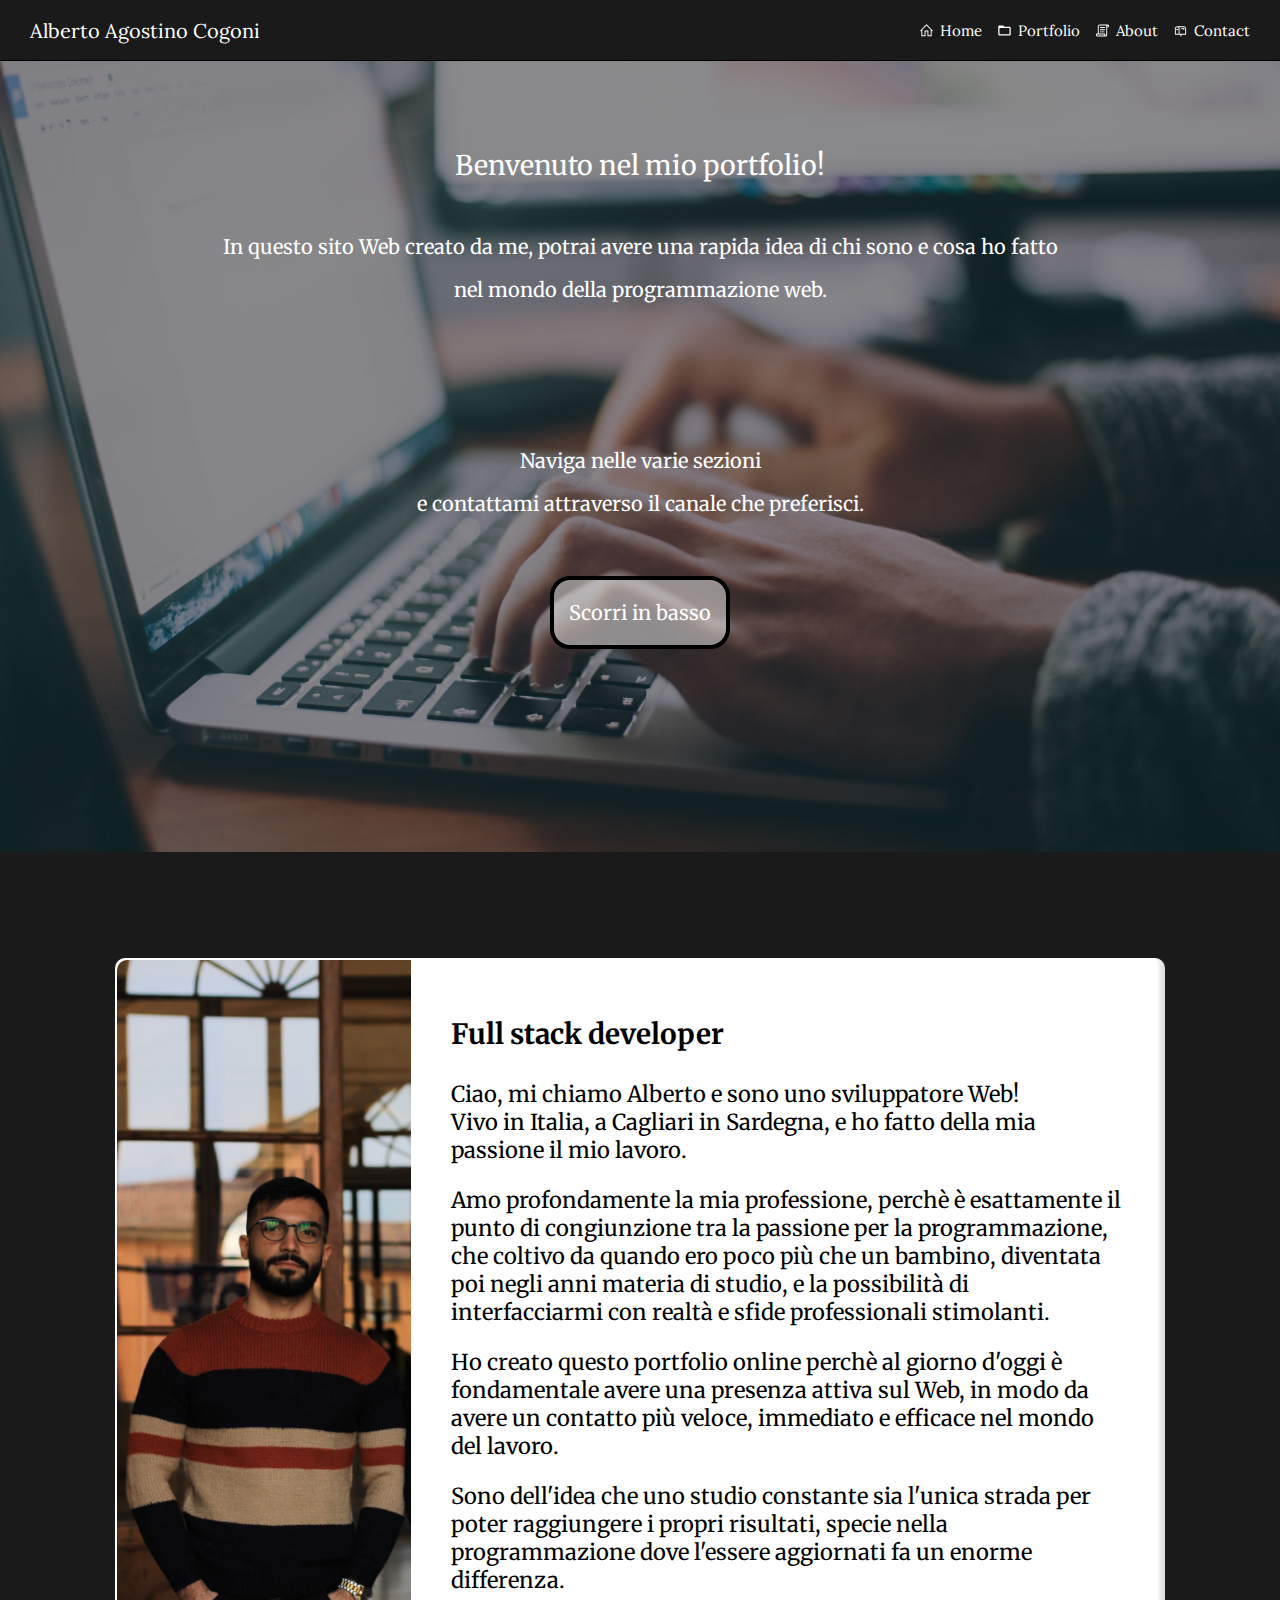
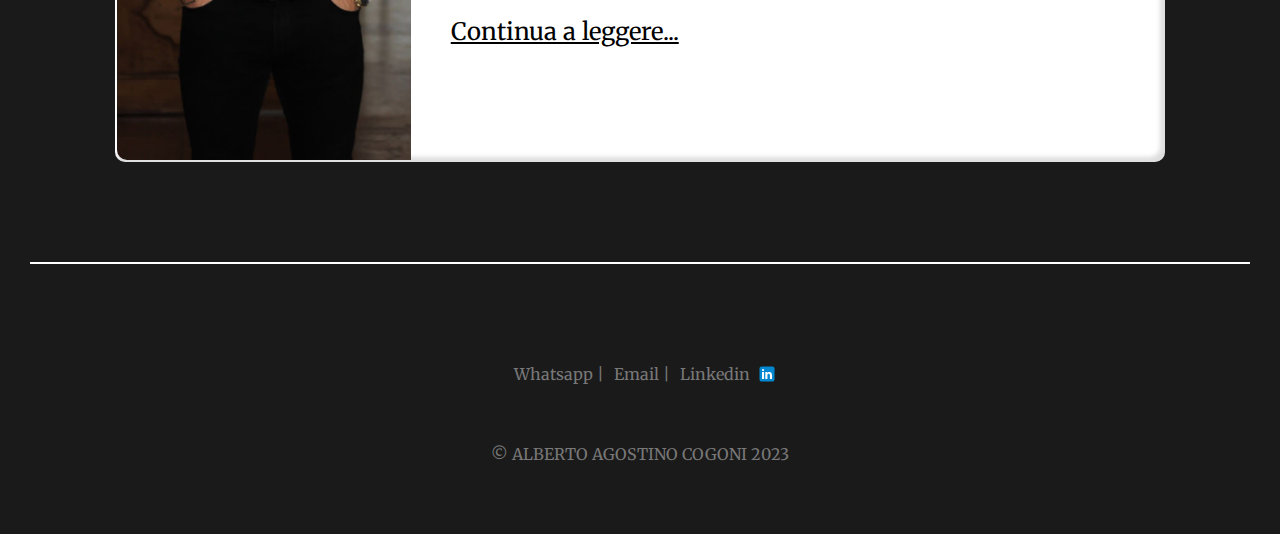
<file: Index.html>
<!DOCTYPE html>
<html lang="en">
<head>
  <meta charset="UTF-8">
  <meta name="viewport" content="width=device-width, initial-scale=1.0">
  <meta name="description" content="Home page - Portfolio progetti di Alberto agostino cogoni full stack developer.">
  <meta http-equiv="Author" content="Alberto Cogoni"/>


  <title>Alberto Agostino Cogoni - Home page</title>
  <link rel="icon" type="image/x-icon" href="Assets/IMG/favicon_io/favicon-32x32.png">

  <link rel="stylesheet" href="Assets/CSS/Style.css">
  <link rel="stylesheet" href="Assets/CSS/Header.css">
  <link rel="stylesheet" href="Assets/CSS/Home.css">
  <link rel="stylesheet" href="Assets/CSS/Contact.css">
  <link rel="stylesheet" href="Assets/CSS/Responsive.css">

  <link rel="preconnect" href="https://fonts.googleapis.com">
  <link rel="preconnect" href="https://fonts.gstatic.com" crossorigin>
  <link href="https://fonts.googleapis.com/css2?family=Merriweather:ital,wght@0,300;0,400;0,700;1,300;1,400;1,700&display=swap" rel="stylesheet"> <!--Merriweather-->

  <link rel="preconnect" href="https://fonts.googleapis.com">
  <link rel="preconnect" href="https://fonts.gstatic.com" crossorigin>
  <link href="https://fonts.googleapis.com/css2?family=Montserrat:ital,wght@0,400;0,500;0,700;1,400;1,500&display=swap" rel="stylesheet"> <!--Montserrat-->

  <link rel="preconnect" href="https://fonts.googleapis.com">
  <link rel="preconnect" href="https://fonts.gstatic.com" crossorigin>
  <link href="https://fonts.googleapis.com/css2?family=Lora:ital,wght@0,400;0,500;0,700;1,400;1,500;1,700&display=swap" rel="stylesheet"> <!--Lora-->
</head>
<body>

  <div class="Header">
    <div class="Left-section">
      <a class="Collegamento" href="https://www.linkedin.com/in/alberto-agostino-cogoni-34623420a/" target="_blank" title="Profilo Linkedin">
        <div class="Name">Alberto Agostino Cogoni</div>
      </a>
    </div>

    <div class="Right-section">
      <div class="Navigator">
        <a class="Collegamento" href="Index.html" title="Home page">
          <img class="Icon" src="Assets/IMG/casa.svg">
          <div>Home</div>
        </a>
      </div>

      <div class="Navigator">
        <a class="Collegamento" href="Portfolio.html" title="Progetti a cui ho partecipato">
          <img class="Icon" src="Assets/IMG/cartella_white.svg">
          <div>Portfolio</div>
        </a>
      </div>

      <div class="Navigator">
        <a class="Collegamento" href="About.html" title="Su di me">
          <img class="Icon" src="Assets/IMG/About_me_white.svg">
          <div>About</div>
        </a>
      </div>

      <div class="Navigator1">
        <a class="Collegamento" href="#Contatti" title="Contatti">
          <img class="Icon" src="Assets/IMG/Posta_white.svg">
          <div>Contact</div>
        </a>
        
      </div>

      <li class="Navigator2">
        <div class="Navigator2">
          <a class="Collegamento" title="MENU">
           <img class="Icon2" src="Assets/IMG/MENU-MOBILE.svg">
          </a>
        </div>
        <ul class='features-menu'>           <!-- Start of submenu -->
          <li>
            <a class="Collegamento" href="Index.html" title="Home page">
              <img class="Icon" src="Assets/IMG/casa.svg">
              <div>Home</div>
            </a>
          </li>

          <li>
            <a class="Collegamento" href="Portfolio.html" title="Progetti a cui ho partecipato">
              <img class="Icon" src="Assets/IMG/cartella_white.svg">
              <div>Portfolio</div>
            </a>
          </li>

          <li>
            <a class="Collegamento" href="About.html" title="Su di me">
              <img class="Icon" src="Assets/IMG/About_me_white.svg">
              <div>About</div>
            </a>
          </li>

          <li>
            <a class="Collegamento" href="#Contatti" title="Contatti">
             <img class="Icon" src="Assets/IMG/Posta_white.svg">
             <div>Contact</div>
            </a>
          </li>
        </ul>  
      </li> 


    </div>
  </div>

  <div class="Sfondo">
    <img class="Immagine1" src="Assets/IMG/Immagine1_sfondo.jpeg">
    <div class="contenitore">
      <div class="Testo_immagine1">Benvenuto nel mio portfolio!</div>
      <div class="Testo2_immagine1">In questo sito Web creato da me, 
      potrai avere una rapida idea di chi sono e cosa ho fatto</div>
      <div class="Testo3_immagine1">nel mondo della programmazione web.</div>
      <div class="Testo4_immagine1">Naviga nelle varie sezioni</div>
      <div class="Testo5_immagine1">e contattami attraverso il canale che preferisci.</div>
      <a class="Collegamento1" href="#Home">
        <div class="Scatola_bottone1"><button class="bottone1">Scorri in basso</button></div>  
      </a>
    </div> 
  </div>

  <hr class="Linea_1" id="Home"/>

  <div class="Home-page" id="Home">
    <img class="Foto-profilo_Home_Mobile" src="Assets/IMG/Me a Bologna_faccia.jpg" title="Alberto Agostino Cogoni" alt="Foto di Alberto Agostino Cogoni">
    <img class="Foto-profilo_Home" src="Assets/IMG/Me a Bologna.jpg" title="Alberto Agostino Cogoni" alt="Foto di Alberto Agostino Cogoni">
    <div class="Presentazione">
      <p class="Lavoro">Full stack developer</p>
      <p>Ciao, mi chiamo Alberto e sono uno sviluppatore Web! </br>Vivo in Italia, a Cagliari in Sardegna, e ho fatto della mia passione il mio lavoro.</p>
      <p>Amo profondamente la mia professione, perchè è esattamente il punto di congiunzione 
        tra la passione per la programmazione, che coltivo da quando ero poco più che un bambino, diventata poi negli anni materia di studio, 
        e la possibilità di interfacciarmi con realtà e sfide professionali stimolanti.</p>
        <p>Ho creato questo portfolio online perchè al giorno d'oggi è fondamentale avere una presenza attiva sul Web, in modo da avere un contatto più veloce, immediato e efficace nel mondo del lavoro.</p>
        <p>Sono dell'idea che uno studio constante sia l'unica strada per poter raggiungere i propri risultati, 
          specie nella programmazione dove l'essere aggiornati fa un enorme differenza.
        </p>
        <a class="About" href="About.html">Continua a leggere...</a>
    </div>
  </div>

  <hr class="Linea"/>


  <footer>

  <div class="Contact" id="Contatti">
    <div class="Info"> 
      <a class="Scrivimi" href="https://wa.me/3456117768" target="_blank">Whatsapp |</a>
    </div>
    <div class="Info">
      <a class="Scrivimi" href="mailto:alberto.agostino.cogoni@gmail.com">Email |</a>
    </div>
      
    <div class="Info">
      <a class="Scrivimi" href="https://www.linkedin.com/in/alberto-agostino-cogoni-34623420a/" target="_blank">
        Linkedin
        <img class="Social" src="Assets/IMG/Linkedin.svg">
      </a>
    </div>
  </div>

  <div class="Autore">© ALBERTO AGOSTINO COGONI 2023</div>
  </footer>
  
</body>
</file>
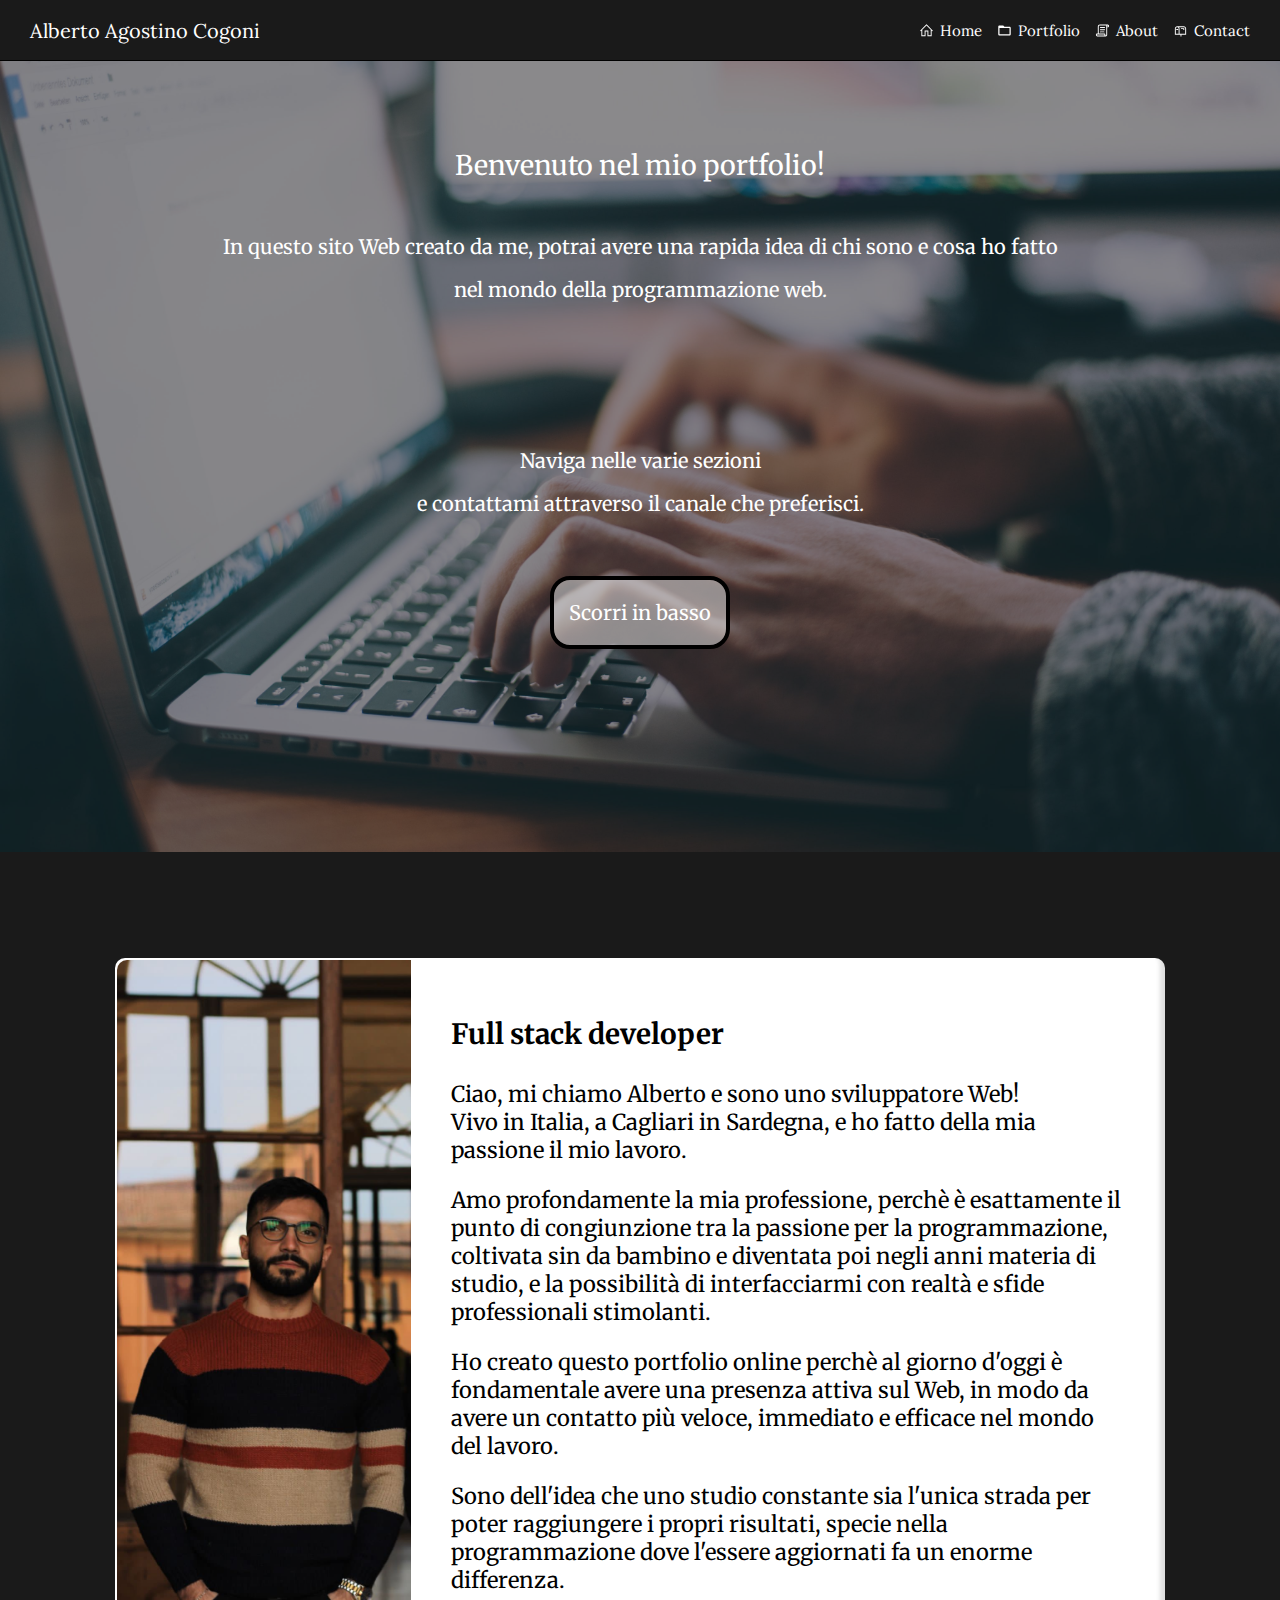
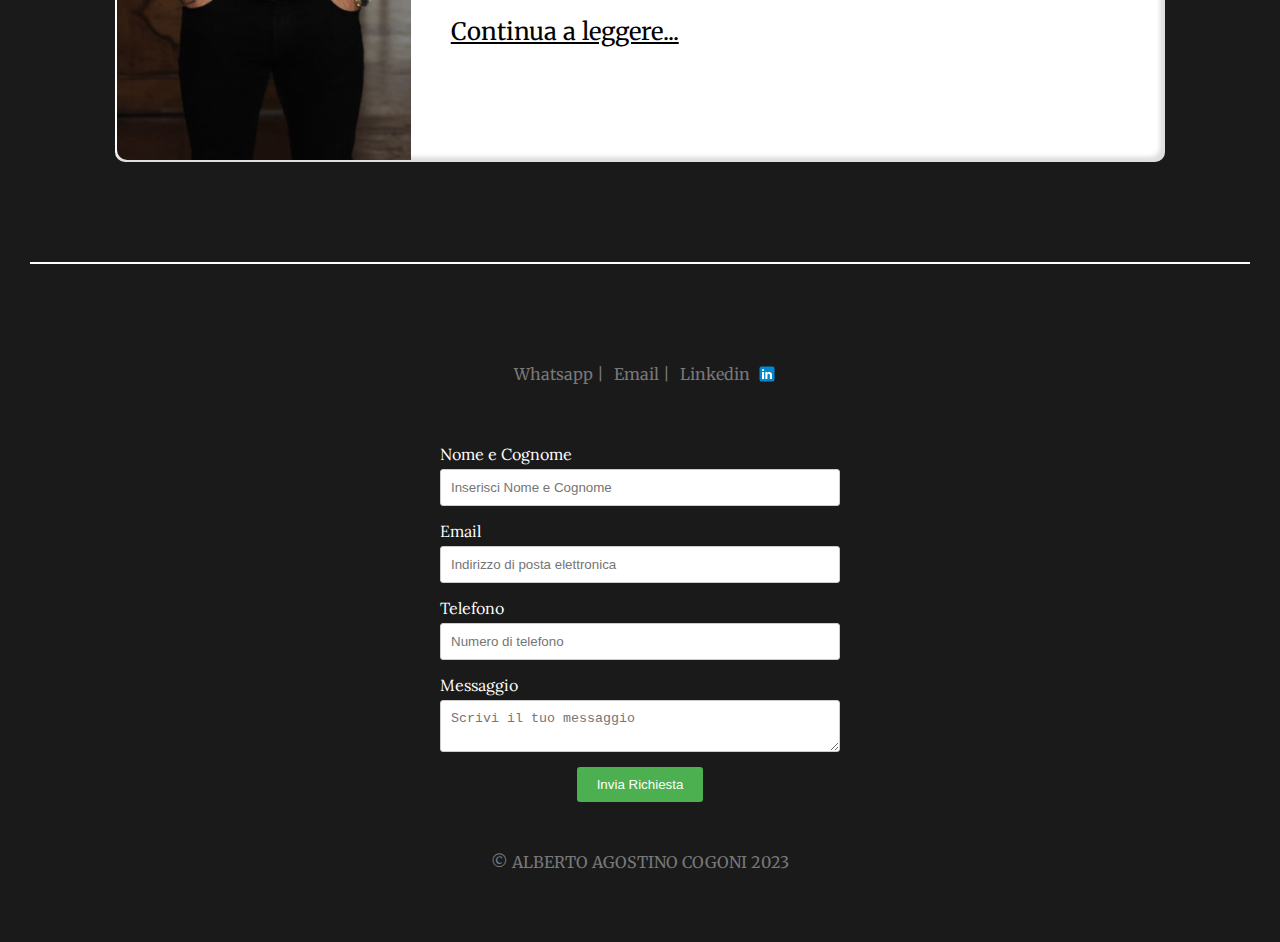
<file: index.html>
<!DOCTYPE html>
<html lang="en">
<head>
  <meta charset="UTF-8">
  <meta name="viewport" content="width=device-width, initial-scale=1.0">
  <title>Home page - Alberto Cogoni</title>
  <meta name="description" content="Home page - Portfolio progetti di Alberto agostino cogoni full stack developer.">
  <meta http-equiv="Author" content="Alberto Cogoni"/>

  <meta name="google-site-verification" content="7RCn4hw_PWS0NauNDaZG5aOYuGDdxHjjrFEDcmdBaV4" />

  <meta property="og:type" content="Portfolio">
  <meta property="og:url" content="https://aac-97.github.io/Alberto-Agostino-Cogoni---PortfolioWeb/index.html">
  <meta property="og:title" content="Alberto Agostino Cogoni - Portfolio Web">
  <meta property="og:image" content="https://aac-97.github.io/Alberto-Agostino-Cogoni---PortfolioWeb/Assets/IMG/jpeg-optimizer_Portfolio%20-%20progetto%201-compressa.png">
  <meta property="og:description" content="Portofolio progetti di Alberto Agostino Cogoni - Full Stack Developer">
  <meta property="og:locale" content="it_IT">


  <title>Alberto Agostino Cogoni - Home page</title>
  <link rel="icon" type="image/x-icon" href="Assets/IMG/favicon_io/favicon-32x32.png">

  <link rel="stylesheet" href="Assets/CSS/Style.css">
  <link rel="stylesheet" href="Assets/CSS/Header.css">
  <link rel="stylesheet" href="Assets/CSS/Home.css">
  <link rel="stylesheet" href="Assets/CSS/Contact.css">
  <link rel="stylesheet" href="Assets/CSS/Responsive.css">

  <link rel="preconnect" href="https://fonts.googleapis.com">
  <link rel="preconnect" href="https://fonts.gstatic.com" crossorigin>
  <link href="https://fonts.googleapis.com/css2?family=Merriweather:ital,wght@0,300;0,400;0,700;1,300;1,400;1,700&display=swap" rel="stylesheet"> <!--Merriweather-->

  <link rel="preconnect" href="https://fonts.googleapis.com">
  <link rel="preconnect" href="https://fonts.gstatic.com" crossorigin>
  <link href="https://fonts.googleapis.com/css2?family=Montserrat:ital,wght@0,400;0,500;0,700;1,400;1,500&display=swap" rel="stylesheet"> <!--Montserrat-->

  <link rel="preconnect" href="https://fonts.googleapis.com">
  <link rel="preconnect" href="https://fonts.gstatic.com" crossorigin>
  <link href="https://fonts.googleapis.com/css2?family=Lora:ital,wght@0,400;0,500;0,700;1,400;1,500;1,700&display=swap" rel="stylesheet"> <!--Lora-->
</head>
<body>

  <div class="Header">
    <div class="Left-section">
      <a class="Collegamento" href="https://www.linkedin.com/in/alberto-agostino-cogoni" target="_blank" rel="noopener" title="Profilo Linkedin">
        <h1 class="Name">Alberto Agostino Cogoni</h1>
      </a>
    </div>

    <div class="Right-section">
      <div class="Navigator">
        <a class="Collegamento" href="index.html" title="Home page">
          <img class="Icon" src="Assets/IMG/casa.svg" alt="Home">
          <div>Home</div>
        </a>
      </div>

      <div class="Navigator">
        <a class="Collegamento" href="Portfolio.html" title="Progetti a cui ho partecipato">
          <img class="Icon" src="Assets/IMG/cartella_white.svg" alt="Portfolio">
          <div>Portfolio</div>
        </a>
      </div>

      <div class="Navigator">
        <a class="Collegamento" href="About.html" title="Su di me">
          <img class="Icon" src="Assets/IMG/About_me_white.svg" alt="About">
          <div>About</div>
        </a>
      </div>

      <div class="Navigator">
        <a class="Collegamento" href="#Contatti" title="Contatti">
          <img class="Icon" src="Assets/IMG/Posta_white.svg" alt="Contact">
          <div>Contact</div>
        </a>
        
      </div>

      <li class="Navigator2">
        <div class="Navigator2">
          <a class="Collegamento" title="MENU">
           <img class="Icon2" src="Assets/IMG/MENU-MOBILE.svg" alt="Menu">
          </a>
        </div>
        <ul class='features-menu'>           <!-- Start of submenu -->
          <li>
            <a class="Collegamento" href="index.html" title="Home page">
              <img class="Icon" src="Assets/IMG/casa.svg" alt="Home">
              <div>Home</div>
            </a>
          </li>

          <li>
            <a class="Collegamento" href="Portfolio.html" title="Progetti a cui ho partecipato">
              <img class="Icon" src="Assets/IMG/cartella_white.svg" alt="Portfolio">
              <div>Portfolio</div>
            </a>
          </li>

          <li>
            <a class="Collegamento" href="About.html" title="Su di me">
              <img class="Icon" src="Assets/IMG/About_me_white.svg" alt="About">
              <div>About</div>
            </a>
          </li>

          <li>
            <a class="Collegamento" href="#Contatti" title="Contatti">
             <img class="Icon" src="Assets/IMG/Posta_white.svg" alt="Contact">
             <div>Contact</div>
            </a>
          </li>
        </ul>  
      </li> 


    </div>
  </div>

  <div class="Sfondo">
    <img class="Immagine1" src="Assets/IMG/Immagine1_sfondo.jpeg" title="Foto di sfondo" alt="Immagine di sfondo">
    <div class="contenitore">
      <div class="Testo_immagine1">Benvenuto nel mio portfolio!</div>
      <div class="Testo2_immagine1">In questo sito Web creato da me, 
      potrai avere una rapida idea di chi sono e cosa ho fatto</div>
      <div class="Testo3_immagine1">nel mondo della programmazione web.</div>
      <div class="Testo4_immagine1">Naviga nelle varie sezioni</div>
      <div class="Testo5_immagine1">e contattami attraverso il canale che preferisci.</div>
      <a class="Collegamento1" href="#Home">
        <div class="Scatola_bottone1"><button class="bottone1">Scorri in basso</button></div>  
      </a>
    </div> 
  </div>

  <hr class="Linea_1" id="Home"/>

  <div class="Home-page" id="Home">
    <img class="Foto-profilo_Home_Mobile" src="Assets/IMG/Me a Bologna_faccia.jpg" title="Alberto Agostino Cogoni" alt="Foto di Alberto Agostino Cogoni">
    <img class="Foto-profilo_Home" src="Assets/IMG/Me a Bologna.jpg" title="Alberto Agostino Cogoni" alt="Foto di Alberto Agostino Cogoni">
    <div class="Presentazione">
      <p class="Lavoro">Full stack developer</p>
      <p>Ciao, mi chiamo Alberto e sono uno sviluppatore Web! </br>Vivo in Italia, a Cagliari in Sardegna, e ho fatto della mia passione il mio lavoro.</p>
      <p>Amo profondamente la mia professione, perchè è esattamente il punto di congiunzione 
        tra la passione per la programmazione, coltivata sin da bambino e diventata poi negli anni materia di studio, 
        e la possibilità di interfacciarmi con realtà e sfide professionali stimolanti.</p>
        <p>Ho creato questo portfolio online perchè al giorno d'oggi è fondamentale avere una presenza attiva sul Web, in modo da avere un contatto più veloce, immediato e efficace nel mondo del lavoro.</p>
        <p>Sono dell'idea che uno studio constante sia l'unica strada per poter raggiungere i propri risultati, 
          specie nella programmazione dove l'essere aggiornati fa un enorme differenza.
        </p>
        <a class="About" href="About.html">Continua a leggere...</a>
    </div>
  </div>

  <hr class="Linea"/>


  <footer>

  <div class="Contact" id="Contatti">
    <div class="Info"> 
      <a class="Scrivimi" href="https://wa.me/3456117768" target="_blank" rel="noopener">Whatsapp |</a>
    </div>
    <div class="Info">
      <a class="Scrivimi" href="mailto:alberto.agostino.cogoni@gmail.com">Email |</a>
    </div>
      
    <div class="Info">
      <a class="Scrivimi" href="https://www.linkedin.com/in/alberto-agostino-cogoni" target="_blank" rel="noopener">
        Linkedin
        <img class="Social" src="Assets/IMG/Linkedin.svg" title="Linkedin" alt="In">
      </a>
    </div>
  </div>

  <form name="Form_Portfolio" method="post" action="https://formspree.io/f/mbjvgpel" target="_blank">

    <input type="hidden" name="_subject" value="Messaggio dal Portfolio"/>
    <input type="hidden" name="successo" value="albertocogoni.com">
  
    <label for="nome">Nome e Cognome</label>
    <input type="text" id="nome" name="nome" placeholder="Inserisci Nome e Cognome" required>
  
    <label for="email">Email</label>
    <input type="text" id="email" name="email" placeholder="Indirizzo di posta elettronica" required>
  
    <label for="tel">Telefono</label>
    <input type="text" id="tel" name="tel" placeholder="Numero di telefono" required>
  
    <label for="msg">Messaggio</label>
    <textarea id="msg" name="msg" placeholder="Scrivi il tuo messaggio" required></textarea>

    <button type="submit">Invia Richiesta</button>

  </form>
  
  
  

  <div class="Autore">© ALBERTO AGOSTINO COGONI 2023</div>
  </footer>
  
</body>
</file>
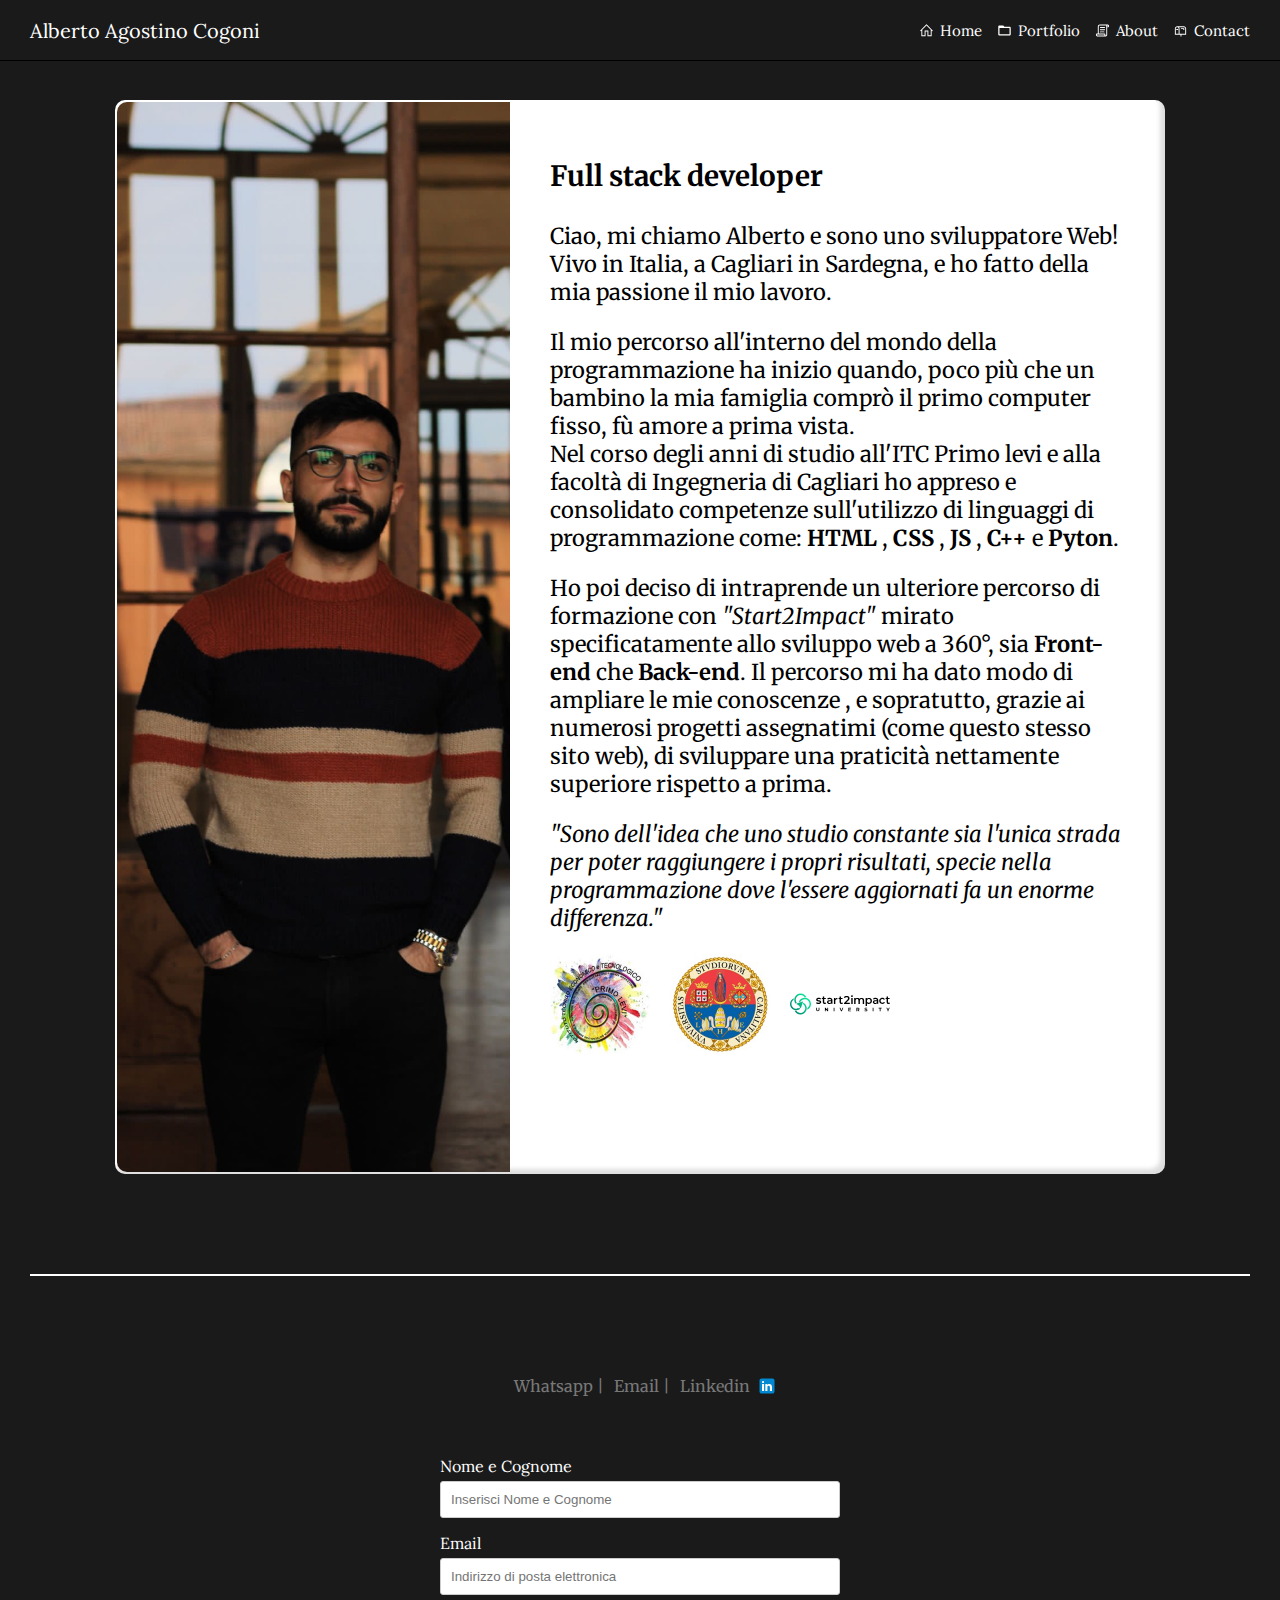
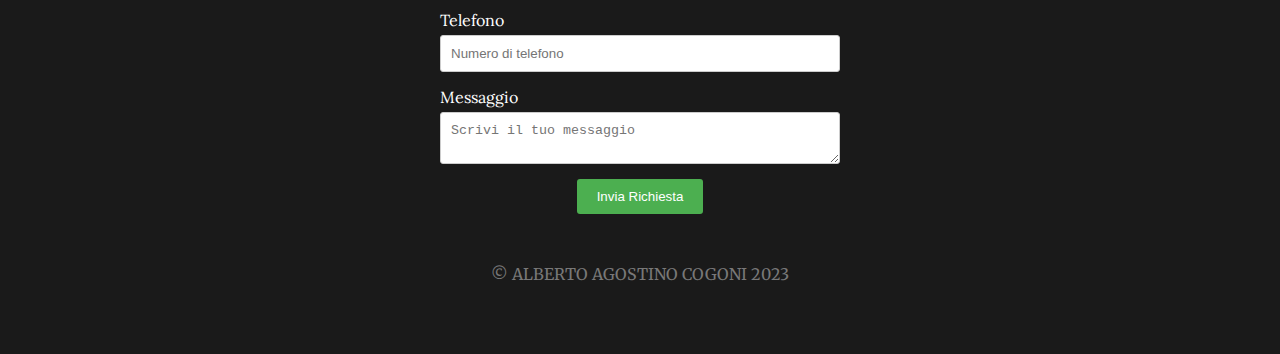
<file: About.html>
<!DOCTYPE html>
<html lang="en">
<head>
  <meta charset="UTF-8">
  <meta name="viewport" content="width=device-width, initial-scale=1.0">
  <title>About - Alberto Cogoni</title>
  <meta name="description" content="About - Scopri di più su Alberto Cogoni - Portfolio progetti di Alberto agostino cogoni full stack developer.">
  <meta http-equiv="Author" content="Alberto Cogoni"/>


  <meta property="og:type" content="Portfolio">
  <meta property="og:url" content="https://aac-97.github.io/Alberto-Agostino-Cogoni---PortfolioWeb/About.html">
  <meta property="og:title" content="Alberto Agostino Cogoni - Portfolio Web">
  <meta property="og:image" content="https://aac-97.github.io/Alberto-Agostino-Cogoni---PortfolioWeb/Assets/IMG/jpeg-optimizer_Portfolio%20-%20progetto%201-compressa.png">
  <meta property="og:description" content="Portofolio progetti di Alberto Agostino Cogoni - Full Stack Developer">
  <meta property="og:locale" content="it_IT">


  <title>Alberto Agostino Cogoni - About</title>
  <link rel="icon" type="image/x-icon" href="Assets/IMG/favicon_io/favicon-32x32.png">

  <link rel="stylesheet" href="Assets/CSS/Style.css">
  <link rel="stylesheet" href="Assets/CSS/Header.css">
  <link rel="stylesheet" href="Assets/CSS/Home.css">
  <link rel="stylesheet" href="Assets/CSS/Contact.css">
  <link rel="stylesheet" href="Assets/CSS/About.css">
  <link rel="stylesheet" href="Assets/CSS/Responsive.css">

  <link rel="preconnect" href="https://fonts.googleapis.com">
  <link rel="preconnect" href="https://fonts.gstatic.com" crossorigin>
  <link href="https://fonts.googleapis.com/css2?family=Merriweather:ital,wght@0,300;0,400;0,700;1,300;1,400;1,700&display=swap" rel="stylesheet"> <!--Merriweather-->

  <link rel="preconnect" href="https://fonts.googleapis.com">
  <link rel="preconnect" href="https://fonts.gstatic.com" crossorigin>
  <link href="https://fonts.googleapis.com/css2?family=Lora:ital,wght@0,400;0,500;0,700;1,400;1,500;1,700&display=swap" rel="stylesheet"> <!--Lora-->
</head>
<body>

  <div class="Header">
    <div class="Left-section">
      <a class="Collegamento" href="https://www.linkedin.com/in/alberto-agostino-cogoni" target="_blank" rel="noopener" title="Profilo Linkedin">
        <h1 class="Name">Alberto Agostino Cogoni</h1>
      </a>
    </div>

    <div class="Right-section">
      <div class="Navigator">
        <a class="Collegamento" href="index.html" title="Home page">
          <img class="Icon" src="Assets/IMG/casa.svg" title="Home" alt="Home">
          <div>Home</div>
        </a>
      </div>

      <div class="Navigator">
        <a class="Collegamento" href="Portfolio.html" title="Progetti a cui ho partecipato">
          <img class="Icon" src="Assets/IMG/cartella_white.svg" title="Portfolio" alt="Portfolio">
          <div>Portfolio</div> 
        </a>
      </div>

      <div class="Navigator">
        <a class="Collegamento" href="About.html" title="Su di me">
          <img class="Icon" src="Assets/IMG/About_me_white.svg" title="About" alt="About">
          <div>About</div>
        </a>
      </div>

      <div class="Navigator">
        <a class="Collegamento" href="#Contatti" title="Contatti">
          <img class="Icon" src="Assets/IMG/Posta_white.svg" title="Contatti" alt="Contatti">
          <div>Contact</div>
        </a>
        
      </div>

      <li class="Navigator2">
        <div class="Navigator2">
          <a class="Collegamento" title="MENU">
           <img class="Icon2" src="Assets/IMG/MENU-MOBILE.svg" alt="MENU">
          </a>
        </div>
        <ul class='features-menu'>           <!-- Start of submenu -->
          <li>
            <a class="Collegamento" href="index.html" title="Home page">
              <img class="Icon" src="Assets/IMG/casa.svg" title="Home" alt="Home">
              <div>Home</div>
            </a>
          </li>

          <li>
            <a class="Collegamento" href="Portfolio.html" title="Progetti a cui ho partecipato">
              <img class="Icon" src="Assets/IMG/cartella_white.svg" title="Portfolio" alt="Portfolio" >
              <div>Portfolio</div>
            </a>
          </li>

          <li>
            <a class="Collegamento" href="About.html" title="Su di me">
              <img class="Icon" src="Assets/IMG/About_me_white.svg" title="About" alt="About" >
              <div>About</div>
            </a>
          </li>

          <li>
            <a class="Collegamento" href="#Contatti" title="Contatti">
             <img class="Icon" src="Assets/IMG/Posta_white.svg" title="Contatti" alt="Contatti">
             <div>Contact</div>
            </a>
          </li>
        </ul>  
      </li> 

      
    </div>
  </div>

  <div class="Home-page">
    <img class="Foto-profilo_Home_Mobile" src="Assets/IMG/Me a Bologna_faccia.jpg" title="Alberto Agostino Cogoni" alt="Foto di Alberto Agostino Cogoni">
    <img class="Foto-profilo_About" src="Assets/IMG/Me a Bologna.jpg" title="Alberto Agostino Cogoni" alt="Foto di Alberto Agostino Cogoni">
    <div class="Presentazione">
      <p class="Lavoro">Full stack developer</p>
      <p>Ciao, mi chiamo Alberto e sono uno sviluppatore Web! </br>Vivo in Italia, a Cagliari in Sardegna, e ho fatto della mia passione il mio lavoro.</p>
      <p>Il mio percorso all'interno del mondo della programmazione ha inizio quando, poco più che un bambino la mia famiglia comprò il primo computer fisso, fù amore a prima vista. </br>
        Nel corso degli anni di studio all'ITC Primo levi e alla facoltà di Ingegneria di Cagliari ho appreso e consolidato competenze sull'utilizzo di linguaggi di programmazione come: <strong>HTML</strong> , <strong>CSS</strong> , <strong>JS</strong> , <strong>C++</strong> e <strong>Pyton</strong>.</p>
        <p>Ho poi deciso di intraprende un ulteriore percorso di formazione con <i>"Start2Impact"</i> mirato specificatamente allo sviluppo web a 360°, sia <strong>Front-end</strong> che <strong>Back-end</strong>. Il percorso mi ha dato modo di ampliare le mie conoscenze , e sopratutto,
        grazie ai numerosi progetti assegnatimi (come questo stesso sito web), di sviluppare una praticità nettamente superiore rispetto a prima. </p>
        <p><i>"Sono dell'idea che uno studio constante sia l'unica strada per poter raggiungere i propri risultati, 
          specie nella programmazione dove l'essere aggiornati fa un enorme differenza."</i>
        </p>
        
        <div class="Loghi_istruzione">
          <img class="Istruzione1" src="Assets/IMG/Primo_Levi.png" title="Scuola superiore" alt="Logo_Primo-levi">
          <img class="Istruzione2" src="Assets/IMG/Unica.png" title="Facoltà universitaria" alt="Logo_Unica">
          <img class="Istruzione3" src="Assets/IMG/Start2Impact.svg" title="Start2Impact" alt="Logo_Start2Impact">
        </div>
        
    </div>

  </div>


  <hr class="Linea"/>

  <footer>

    <div class="Contact" id="Contatti">
      <div class="Info"> 
        <a class="Scrivimi" href="https://wa.me/3456117768" target="_blank" rel="noopener">Whatsapp |</a>
      </div>
      <div class="Info">
        <a class="Scrivimi" href="mailto:alberto.agostino.cogoni@gmail.com">Email |</a>
      </div>
        
      <div class="Info">
        <a class="Scrivimi" href="https://www.linkedin.com/in/alberto-agostino-cogoni" target="_blank" rel="noopener">
          Linkedin
          <img class="Social" src="Assets/IMG/Linkedin.svg" title="Linkedin" alt="In">
        </a>
      </div>
    </div>


    <form name="Form_Portfolio" method="post" action="https://formspree.io/f/mbjvgpel" target="_blank">

      <input type="hidden" name="_subject" value="Messaggio dal Portfolio"/>
      <input type="hidden" name="successo" value="albertocogoni.com">
    
      <label for="nome">Nome e Cognome</label>
      <input type="text" id="nome" name="nome" placeholder="Inserisci Nome e Cognome" required>
    
      <label for="email">Email</label>
      <input type="text" id="email" name="email" placeholder="Indirizzo di posta elettronica" required>
    
      <label for="tel">Telefono</label>
      <input type="text" id="tel" name="tel" placeholder="Numero di telefono" required>
    
      <label for="msg">Messaggio</label>
      <textarea id="msg" name="msg" placeholder="Scrivi il tuo messaggio" required></textarea>
    
      <button type="submit">Invia Richiesta</button>
    
    </form>


  
    <div class="Autore">© ALBERTO AGOSTINO COGONI 2023</div>
  </footer>
</body>
</file>
<file: Assets/CSS/Style.css>
body{
  background-color: rgb(26,26,26);
  height: 100%;
  font-family: Merriweather, lora, montserrat;
  margin-top: 0;
  margin-left: 0;
  margin-right: 0;
  margin-bottom: 50px;
  width: 100%;

}
</file>
<file: Assets/CSS/Header.css>
.Header{
  position: fixed;
  background-color: rgba(26, 26, 26, 1); /*rgb(255, 249, 239)*/
  height: 60px;
  left: 0;
  right: 0;
  top: 0;

  display: flex !important;
  justify-content: space-between !important;
  align-items: center !important;

  
  border-bottom: solid 1px;
  z-index: 100;

  font-size: 20px;
  font-family: Marriweather, lora, montserrat, arial;

  border-width: 1px;
  border-color: black;
}

.Name{
  font-size: 20px;
  font-family: Marriweather, lora, montserrat, arial;
  font-weight: normal;
}

.Left-section{
  margin-left: 30px;
  display: flex !important;
}
.Name{
  white-space: nowrap;
}

.Icon{
  width: 15px;
  margin-right: 6px;
  object-fit: cover;
  object-fit: contain;
}
.Icon2{
  width: 24px;
  margin-right: 10px;
  object-fit: cover;
  object-fit: contain;

}

.Right-section{
  display: flex;
  margin-right: 15px;
  font-size: 15px;
}
.Navigator,
.Navigator1,
.Navigator2{
  margin-right: 15px;
  cursor: pointer;
  display: flex;
}

.Navigator2{
  display: none;
  

}

.Collegamento{
  display: flex;
  
}
.Collegamento:active,
.Collegamento:visited,
.Collegamento:hover,
.Collegamento:link{
  text-decoration: none;
  color: white;

}

.Collegamento:active,
.Collegamento:hover{
  opacity: 0.5;
  
}
 

 .features-menu {
  display: flex;
  flex-direction: column;
  background: rgb(26, 26, 26);
  border-radius: 5px;
  

  position: absolute;     
  top: -10px;
  left: -40px;
  
  padding-top: 14px;
  padding-left: 0px;
  padding-right: 0px;

  z-index: 1;
  display: none;

}

.features-menu li {
  list-style: none;
  border-bottom: 1px solid #FFF;
  
  padding: 0;
  margin: 8px;
  
}

.features-menu li:last-of-type {
  border-bottom: none;
}

.Navigator2 {
  position: relative;
}

.Navigator2:hover .features-menu {    
  display: flex;                    
  flex-direction: column;
  background: rgb(26, 26, 26);
  border-color: white;
  border-width: 1px;
  border-style: solid;
}
</file>
<file: Assets/CSS/Home.css>
.Linea_1{
  color: rgb(27, 27, 27);
  margin-left: 30px;
  margin-right: 30px;
  opacity: 0;
  margin-bottom: 0;
  margin-top: 0;
}

.Home-page{
  display: flex;
  margin-top: 100px;
  margin-left: 115px;
  margin-right: 115px;
  
  background-color: white; /*rgb(255, 249, 239)*/

  box-shadow: inset -5px -5px 4px rgba(91, 91, 91, 0.20);

  border-radius: 10px;

  


  

}
.Foto-profilo_About{
  height: 1070px;
  object-fit: cover;
  object-fit: contain;

  margin-left: 2px;
  margin-top: 2px;
  margin-bottom: 2px;
  
  border-radius: 10px;

  border-top-right-radius: 0px;
  border-bottom-right-radius: 0px;

  display: none;
}
.Foto-profilo_Home{
  height: 800px;
  object-fit: cover;
  object-fit: contain;

  margin-left: 2px;
  margin-top: 2px;
  margin-bottom: 2px;
  
  border-radius: 10px;

  border-top-right-radius: 0px;
  border-bottom-right-radius: 0px;

  display: none;
}

.Foto-profilo_Home_Mobile{
 
  display: none;

  

  
}

.Presentazione{
  color: black;
  
  margin-left: 40px;
  margin-right: 40px;
  margin-top: 30px;

  width: 100%;
  font-size: 22px;
  font-weight: normal;
}
.Lavoro{
  font-weight: bold;
  font-size: 28px;
}


.Immagine1{
  width: 100%;
  opacity: 0.5;
}
.Sfondo{
  position: relative;
  margin: 0;
  
  
}
.Testo_immagine1{
  width: 1400px; /*560px*/
  position: absolute;

  top: 15%;

  left: 50%;
  margin-left: -700px;

  
  white-space: nowrap;

  color: white;
  font-size: 40px;

  display: flex;
  justify-content: center;
}
.Testo2_immagine1{
  width: 1400px; /*1280px*/
  position: absolute;

  top: 25%;

  left: 50%;
  margin-left: -700px;

  white-space:nowrap;
  

  color: white;
  font-size: 30px;

  display: flex;
  justify-content: center;

 

}

.Testo3_immagine1{
  width: 1400px;
  position: absolute;

  top: 30%;

  left: 50%;
  margin-left: -700px;

  
  white-space: nowrap;

  color: white;
  font-size: 30px;

  display: flex;
  justify-content: center;

}
.Testo4_immagine1{
  width: 1400px;
  position: absolute;

  top: 50%;

  left: 50%;
  margin-left: -700px;

  
  white-space: nowrap;

  color: white;
  font-size: 30px;

  display: flex;
  justify-content: center;
}
.Testo5_immagine1{
  width: 1400px;
  position: absolute;

  top: 55%;

  left: 50%;
  margin-left: -700px;


  
  white-space: nowrap;

  color: white;
  font-size: 30px;

  display: flex;
  justify-content: center;
}

.bottone1{
  width: 250px;
  position: absolute;

  top: 65%;

  left: 50%;
  margin-left: -125px;


  
  white-space: nowrap;

  color: white;
  font-size: 30px;

  padding: 20px 10px 20px 10px;

  background-color: rgb(240, 240, 240, 0.5);
  border-width: 5px;
  border-style: solid;
  border-radius: 20px;
  font-family: Merriweather, lora, Montserrat;
  
  cursor: pointer;
}

.bottone1:active,
.bottone1:hover{
  border-color: white;

}

.About:hover,
.About:active,
.About:link,
.About:visited{
  color: black;
  font-size: 24px;

}
</file>
<file: Assets/CSS/Contact.css>
.Contact{
  margin-top: 100px;
  margin-bottom: 50px;
  color: rgb(120, 120, 120); /*rgb(255, 249, 239)*/
  display: flex;
  justify-content: center;
  align-items: center;
}

.Autore{
  color: rgb(120, 120, 120);
  display: flex;
  justify-content: center;
  margin-bottom: 70px;

}

.Social{
  width: 20px;
  margin-left: 7px;
}
.Scatola-icone{
  display: flex;
}
.Linea{
  color: white; /*rgb(255, 249, 239)*/
  margin-top: 100px;
  margin-left: 30px;
  margin-right: 30px;

  border-style: solid;
}
.Info{
  margin-bottom: 10px;
  display: flex;
  
}
.Scrivimi{
  margin-left: 10px;
  text-decoration: none;
  color: rgb(120, 120, 120);/*rgb(255, 249, 239)*/
  display: flex;
}
.Scrivimi:active,
.Scrivimi:hover,
.Scrivimi:visited,
.Scrivimi:link{
  text-decoration: none;
}






form {
  font-family: Marriweather, lora, montserrat, arial;
  display: flex;
  flex-direction: column;
  justify-content: center;
  align-items: center;

  margin-bottom: 50px;
}
label, input[type=text], textarea {
  display: block;
  box-sizing: border-box;
  width: 400px;
}
label{
  color: white;
}

input[type=text], textarea {
  padding: 10px;
  border: 1px solid #CCC;
  border-radius: 3px;
  box-sizing: border-box;
  margin-top: 5px;
  margin-bottom: 15px;
  resize: vertical;
}

button[type=submit] {
  background-color: #4CAF50;
  color: #FFF;
  padding: 10px 20px;
  border: none;
  border-radius: 3px;
  cursor: pointer;
}

input[type=submit]:hover {
  background-color: #45a049;
}
</file>
<file: Assets/CSS/Responsive.css>
@media screen and (max-width: 768px) {
  .Navigator,
  .Navigator1{
   display: none ;
  }
  .Navigator2{
    display: flex;
  }
 }

@media screen and (min-width: 0px) and (max-width: 439px){
  .Testo_immagine1{
    width: 250px;
    font-size: 12px;
    margin-left: -125px;
    margin-top: 20px;
    top: 20%;
   }
   .Testo2_immagine1{
    width: 250px;
     font-size: 7px;
     margin-left: -125px; 
     margin-top: 20px;
     display: none;
     
   }
   .Testo3_immagine1{
    width: 250px;
     font-size: 7px;
     margin-left: -125px;
     margin-top: 20px;
     display: none;
   }
   .Testo4_immagine1{
    width: 250px;
     font-size: 8px;
     margin-left: -125px;
     margin-top: 20px;
     top: 40%;
   }
   .Testo5_immagine1{
    width: 250px;
     font-size: 8px;
     margin-left: -125px;
     margin-top: 20px;
     top: 45%;
   }
   .bottone1{
     width: 100px;
     font-size: 10px;
     margin-left: -50px;
     margin-top: 20px;

     padding: 8px 3px 8px 3px;
     border-radius: 12px;
     top: 55%;
     border-width: 1px;
   }
   .Header{
    font-size: 13px;
    height: 45px;
   }
   .Name{
    font-size: 15px;
   }
   .Icon2{
    width: 20px;
   }

   


   .Contact{
    margin-top: 100px;
    margin-bottom: 50px;
    color: rgb(120, 120, 120); 
    display: flex;
    justify-content: center;
    align-items: center;
    font-size: 12px;
  }
  
  .Autore{
    color: rgb(120, 120, 120);
    display: flex;
    justify-content: center;
    margin-bottom: 70px;
    font-size: 13px;
  
  }
  
  .Social{
    width: 12px;
    margin-left: 7px;
  }
  .Scatola-icone{
    display: flex;
  }
  .Linea{
    color: white; 
    margin-top: 100px;
    margin-left: 30px;
    margin-right: 30px;
  
    border-style: solid;
  }
  .Info{
    margin-bottom: 10px;
    display: flex;
    
  }
  .Scrivimi{
    margin-left: 10px;
    text-decoration: none;
    color: rgb(120, 120, 120);
    display: flex;
  }
  .Scrivimi:active,
  .Scrivimi:hover,
  .Scrivimi:visited,
  .Scrivimi:link{
    text-decoration: none;
  }


  .Icon2{
    width: 13px;
  }
  .Navigator2{
    font-size: 12px;
  }


  label, input[type=text], textarea {
    display: block;
    box-sizing: border-box;
    width: 300px;
  }
 }

 @media screen and (min-width: 440px) and (max-width: 670px){
  .Testo_immagine1{
    width: 438px;
    font-size: 14px;
    margin-left: -219px;
    margin-top: 20px;
   }
   .Testo2_immagine1{
    width: 438px;
     font-size: 10px;
     margin-left: -219px; 
     margin-top: 20px;
     
   }
   .Testo3_immagine1{
    width: 438px;
     font-size: 10px;
     margin-left: -219px;
     margin-top: 20px;
   }
   .Testo4_immagine1{
    width: 438px;
     font-size: 10px;
     margin-left: -219px;
     margin-top: 20px;
   }
   .Testo5_immagine1{
    width: 438px;
     font-size: 10px;
     margin-left: -219px;
     margin-top: 20px;
   }
   .bottone1{
     width: 120px;
     font-size: 12px;
     margin-left: -60px;
     margin-top: 20px;
     border-width: 2px;
     padding: 12px 8px 12px 8px;
   }

   .Header{
    font-size: 15px;
    height: 45px;
   }

   .Name{
    font-size: 15px;
   }

   .Icon2{
    width: 20px;
   }
   .Navigator2{
    font-size: 13px;
   }

   label, input[type=text], textarea {
    display: block;
    box-sizing: border-box;
    width: 350px;
  }
 }
 
 @media screen and (min-width: 671px) and (max-width: 870px) { 
  .Testo_immagine1{
    width: 670px;
   font-size: 20px;
   margin-left: -335px;
   margin-top: 20px;
  }
  .Testo2_immagine1{
    width: 670px;
    font-size: 15px;
    margin-left: -335px;
    margin-top: 20px;
    
  }
  .Testo3_immagine1{
    width: 670px;
    font-size: 15px;
    margin-left: -335px;
    margin-top: 20px;
  }
  .Testo4_immagine1{
    width: 670px;
    font-size: 15px;
    margin-left: -335px;
    margin-top: 20px;
  }
  .Testo5_immagine1{
    width: 670px;
    font-size: 15px;
    margin-left: -335px;
    margin-top: 20px;
  }
  .bottone1{
    width: 160px;
    font-size: 16px;
    margin-left: -80px;
    margin-top: 20px;
    border-width: 3px;
  }

  
 }


 @media screen and (min-width: 871px) and (max-width: 1300px) {
  .Testo_immagine1{
    width: 870px;
    font-size: 27px;
    margin-left: -435px;
    margin-top: 20px;
   }
   .Testo2_immagine1{
     width: 870px;
     font-size: 20px;
     margin-left: -435px;
     margin-top: 20px;
     
   }
   .Testo3_immagine1{
    width: 870px;
     font-size: 20px;
     margin-left: -435px;
     margin-top: 20px;
   }
   .Testo4_immagine1{
    width: 870px;
     font-size: 20px;
     margin-left: -435px;
     margin-top: 20px;
   }
   .Testo5_immagine1{
    width: 870px;
     font-size: 20px;
     margin-left: -435px;
     margin-top: 20px;
   }
   .bottone1{
     width: 180px;
     font-size: 20px;
     margin-left: -90px;
     margin-top: 20px;
     border-width: 4px;
   }

 }




 @media screen and (min-width: 0px) and (max-width: 349px){
  .Home-page{
   
    display: flex;
    flex-direction: column;
    justify-content: center;
    align-items: center;

    padding: 0 15px 50px 15px;

    margin: 60px 15px 20px 15px;
  }

  .Foto-profilo_Home_Mobile{
  
  width: 160px;
  
  margin-top: 20px;
  
  border-radius: 250px;
  display: inline;
 
  
  
  }

  .Lavoro{
    font-weight: bold;
    font-size: 22px;
  }
  .Presentazione{
    color: black;
    width: 100%;
    font-size: 16px;
    margin: 0;
  }
  .About{
    font-size: 20px !important;
  }

  .Istruzione1,
  .Istruzione2,
  .Istruzione3{
  width: 60px !important;
  }

  .Icon2{
    margin-right: 0px;
  }
    
  .Icon{
    width: 10px;
  }

 }


 @media screen and (min-width: 350px) and (max-width: 559px){
  .Home-page{
   
    display: flex;
    flex-direction: column;
    justify-content: center;
    align-items: center;

    flex-wrap: wrap; 

    padding: 0 15px 50px 15px;

    margin: 60px 20px 25px 20px;


    
    
  }
  .Foto-profilo_Home_Mobile{
  
  width: 200px;
  
  margin-top: 20px;
  
  border-radius: 250px;
  display: inline;
 
  
  
  }
  .Lavoro{
    font-weight: bold;
    font-size: 22px;
  }
  .Presentazione{
    color: black;
    width: 100%;
    font-size: 16px;
    margin: 0;
  }
  .About{
    font-size: 20px !important;
  }
  
.Istruzione1,
.Istruzione2,
.Istruzione3{
  width: 70px !important; 

 }

 .Icon2{
  margin-right: 0px;
 }
.Icon{
  width: 10px;
}
}


 @media screen and (min-width: 560px) and (max-width: 1199px){
  .Home-page{
   
    display: flex;
    flex-direction: column;
    justify-content: center;
    align-items: center;

    padding: 0 30px 50px 30px;

    margin: 70px 40px 40px 40px;


    
    
  }
  .Foto-profilo_Home_Mobile{
  
  width: 250px;
  
  margin-top: 20px;
  
  border-radius: 250px;
  display: inline;
  
  }

  .Lavoro{
    font-weight: bold;
    font-size: 24px;
  }
  .Presentazione{
    color: black;
    width: 100%;
    font-size: 18px;
    margin: 0;
  }
  .About{
    font-size: 20px !important;
  }

  .Icon2{
    margin-right: 0px;
  }
  
  

 }
 @media screen and (min-width: 1200px){ /*Da 1200px in poi*/
  .Foto-profilo_Home,
  .Foto-profilo_About{
    display: flex;
  }

  .Scheda-Grigia{
    height: 407px;
  }

 }
</file>
<file: Assets/CSS/About.css>
.Istruzione1,
.Istruzione2,
.Istruzione3{
  width: 100px;
  margin-right: 20px;
  margin-top: 0px;
  margin-bottom: 5px;
}
.Loghi_istruzione{
  display: flex;
}
</file>
